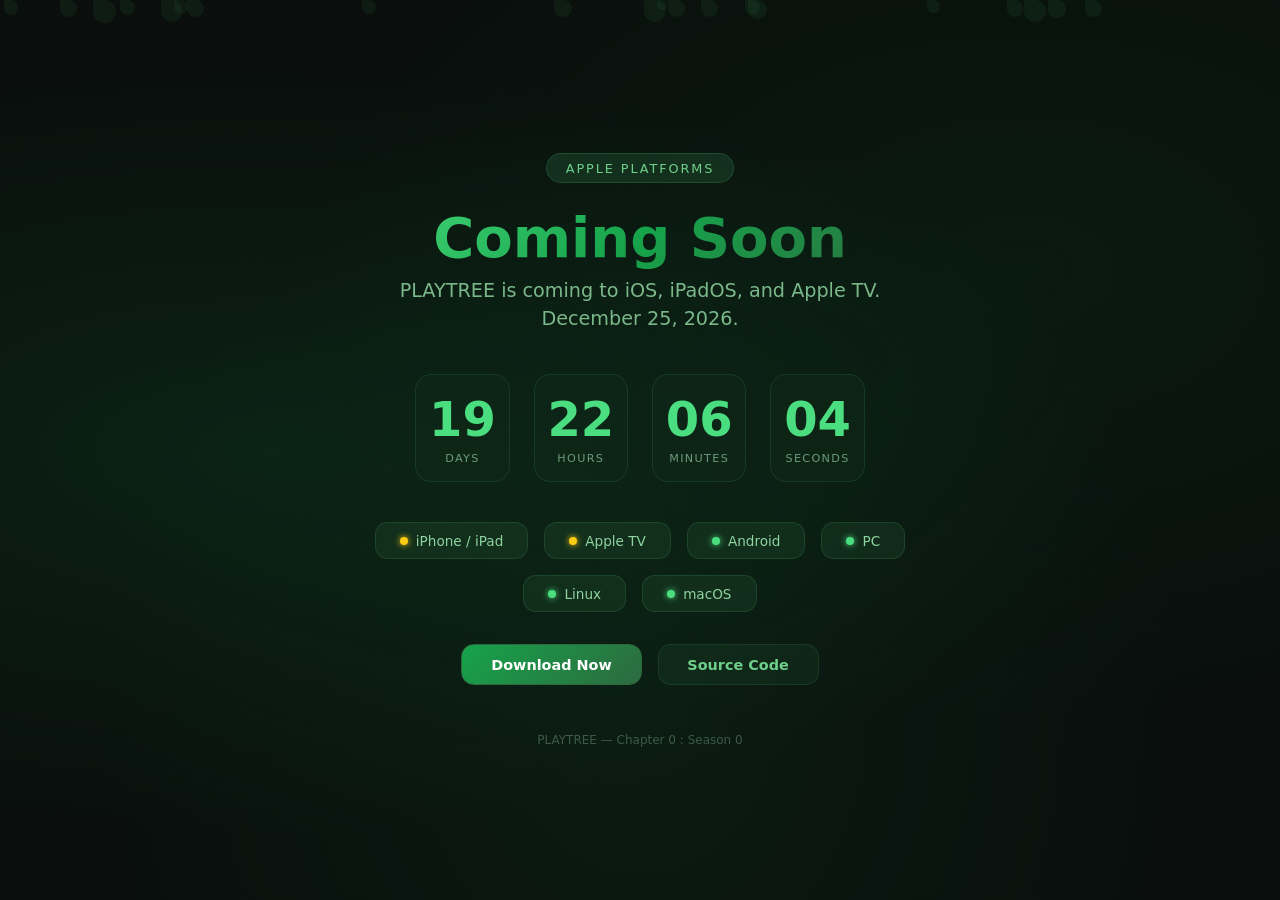
<file: index.html>
<!DOCTYPE html>
<html lang="en">
<head>
<meta charset="UTF-8">
<meta name="viewport" content="width=device-width, initial-scale=1.0">
<title>PLAYTREE — Coming Soon</title>
<style>
  *{margin:0;padding:0;box-sizing:border-box}
  body{
    min-height:100vh;display:flex;align-items:center;justify-content:center;
    background:#0a0f0d;color:#e8f4e8;font-family:'Segoe UI',system-ui,sans-serif;
    overflow:hidden;
  }
  .bg{
    position:fixed;inset:0;z-index:0;
    background:
      radial-gradient(ellipse at 20% 50%,rgba(16,80,40,.3),transparent 60%),
      radial-gradient(ellipse at 80% 30%,rgba(10,60,30,.25),transparent 50%),
      radial-gradient(ellipse at 50% 80%,rgba(20,100,50,.15),transparent 60%);
  }
  .leaves{position:fixed;inset:0;z-index:1;pointer-events:none;overflow:hidden}
  .leaf{
    position:absolute;opacity:.15;
    width:20px;height:20px;background:#2d6a3f;border-radius:0 50% 50% 50%;
    animation:fall linear infinite;
  }
  @keyframes fall{
    0%{transform:translateY(-5vh) rotate(0deg);opacity:.15}
    100%{transform:translateY(105vh) rotate(720deg);opacity:0}
  }
  .container{
    position:relative;z-index:2;text-align:center;padding:2rem;
    max-width:700px;width:100%;
  }
  .badge{
    display:inline-block;padding:.4rem 1.2rem;border-radius:2rem;
    background:rgba(45,106,63,.3);border:1px solid rgba(45,106,63,.5);
    font-size:.8rem;letter-spacing:.15em;text-transform:uppercase;
    color:#6fcf8a;margin-bottom:1.5rem;
  }
  h1{
    font-size:clamp(2rem,6vw,3.5rem);font-weight:800;
    line-height:1.1;margin-bottom:.5rem;
    background:linear-gradient(135deg,#4ade80,#16a34a,#2d6a3f);
    -webkit-background-clip:text;-webkit-text-fill-color:transparent;
    background-clip:text;
  }
  .subtitle{
    font-size:clamp(.9rem,2.5vw,1.2rem);color:#7ab88a;
    margin-bottom:2.5rem;line-height:1.5;
  }
  .countdown{
    display:flex;justify-content:center;gap:clamp(.5rem,3vw,1.5rem);
    margin-bottom:2.5rem;flex-wrap:wrap;
  }
  .unit{
    background:rgba(16,40,24,.6);border:1px solid rgba(45,106,63,.3);
    border-radius:1rem;padding:1rem .8rem;min-width:80px;
    backdrop-filter:blur(10px);
  }
  .unit .num{
    font-size:clamp(2rem,5vw,3rem);font-weight:800;
    color:#4ade80;font-variant-numeric:tabular-nums;
  }
  .unit .label{
    font-size:.7rem;text-transform:uppercase;letter-spacing:.12em;
    color:#6b9b7a;margin-top:.3rem;
  }
  .platforms{
    display:flex;gap:1rem;justify-content:center;flex-wrap:wrap;
    margin-bottom:2rem;
  }
  .platform{
    padding:.6rem 1.5rem;border-radius:.8rem;
    background:rgba(45,106,63,.2);border:1px solid rgba(45,106,63,.4);
    font-size:.85rem;color:#8fd4a0;display:flex;align-items:center;gap:.5rem;
  }
  .platform .dot{
    width:8px;height:8px;border-radius:50%;
  }
  .dot.soon{background:#facc15;box-shadow:0 0 6px #facc15}
  .dot.now{background:#4ade80;box-shadow:0 0 6px #4ade80}
  .links{
    display:flex;gap:1rem;justify-content:center;flex-wrap:wrap;
  }
  .links a{
    padding:.7rem 1.8rem;border-radius:.8rem;font-weight:600;
    text-decoration:none;font-size:.9rem;transition:all .2s;
  }
  .links .primary{
    background:linear-gradient(135deg,#16a34a,#2d6a3f);
    color:#fff;border:1px solid #2d6a3f;
  }
  .links .primary:hover{filter:brightness(1.15);transform:translateY(-1px)}
  .links .secondary{
    background:rgba(45,106,63,.15);color:#6fcf8a;
    border:1px solid rgba(45,106,63,.3);
  }
  .links .secondary:hover{background:rgba(45,106,63,.25)}
  .footer{
    margin-top:3rem;font-size:.75rem;color:#3d5a47;
  }
</style>
</head>
<body>
<div class="bg"></div>
<div class="leaves" id="leaves"></div>

<div class="container">
  <div class="badge">Apple Platforms</div>
  <h1>Coming Soon</h1>
  <p class="subtitle">PLAYTREE is coming to iOS, iPadOS, and Apple TV.<br>December 25, 2026.</p>

  <div class="countdown">
    <div class="unit"><div class="num" id="d">---</div><div class="label">Days</div></div>
    <div class="unit"><div class="num" id="h">--</div><div class="label">Hours</div></div>
    <div class="unit"><div class="num" id="m">--</div><div class="label">Minutes</div></div>
    <div class="unit"><div class="num" id="s">--</div><div class="label">Seconds</div></div>
  </div>

  <div class="platforms">
    <div class="platform"><div class="dot soon"></div>iPhone / iPad</div>
    <div class="platform"><div class="dot soon"></div>Apple TV</div>
    <div class="platform"><div class="dot now"></div>Android</div>
    <div class="platform"><div class="dot now"></div>PC</div>
    <div class="platform"><div class="dot now"></div>Linux</div>
    <div class="platform"><div class="dot now"></div>macOS</div>
  </div>

  <div class="links">
    <a class="primary" href="https://github.com/Rtech-Rqbbox-os/PLAYTREE/releases/latest">Download Now</a>
    <a class="secondary" href="https://github.com/Rtech-Rqbbox-os/PLAYTREE">Source Code</a>
  </div>

  <div class="footer">PLAYTREE — Chapter 0 : Season 0</div>
</div>

<script>
(function(){
  var target = new Date('2026-12-25T00:00:00').getTime();
  var d=document.getElementById('d'),h=document.getElementById('h'),
      m=document.getElementById('m'),s=document.getElementById('s');
  function tick(){
    var now=Date.now(),diff=target-now;
    if(diff<=0){d.textContent='0';h.textContent='0';m.textContent='0';s.textContent='0';return}
    var dd=Math.floor(diff/86400000);
    var hh=Math.floor((diff%86400000)/3600000);
    var mm=Math.floor((diff%3600000)/60000);
    var ss=Math.floor((diff%60000)/1000);
    d.textContent=dd;h.textContent=hh<10?'0'+hh:hh;
    m.textContent=mm<10?'0'+mm:mm;s.textContent=ss<10?'0'+ss:ss;
  }
  tick();setInterval(tick,1000);

  var c=document.getElementById('leaves');
  for(var i=0;i<20;i++){
    var l=document.createElement('div');l.className='leaf';
    l.style.left=Math.random()*100+'%';
    l.style.animationDuration=(8+Math.random()*12)+'s';
    l.style.animationDelay=Math.random()*10+'s';
    l.style.width=l.style.height=(10+Math.random()*15)+'px';
    c.appendChild(l);
  }
})();
</script>
</body>
</html>
</file>
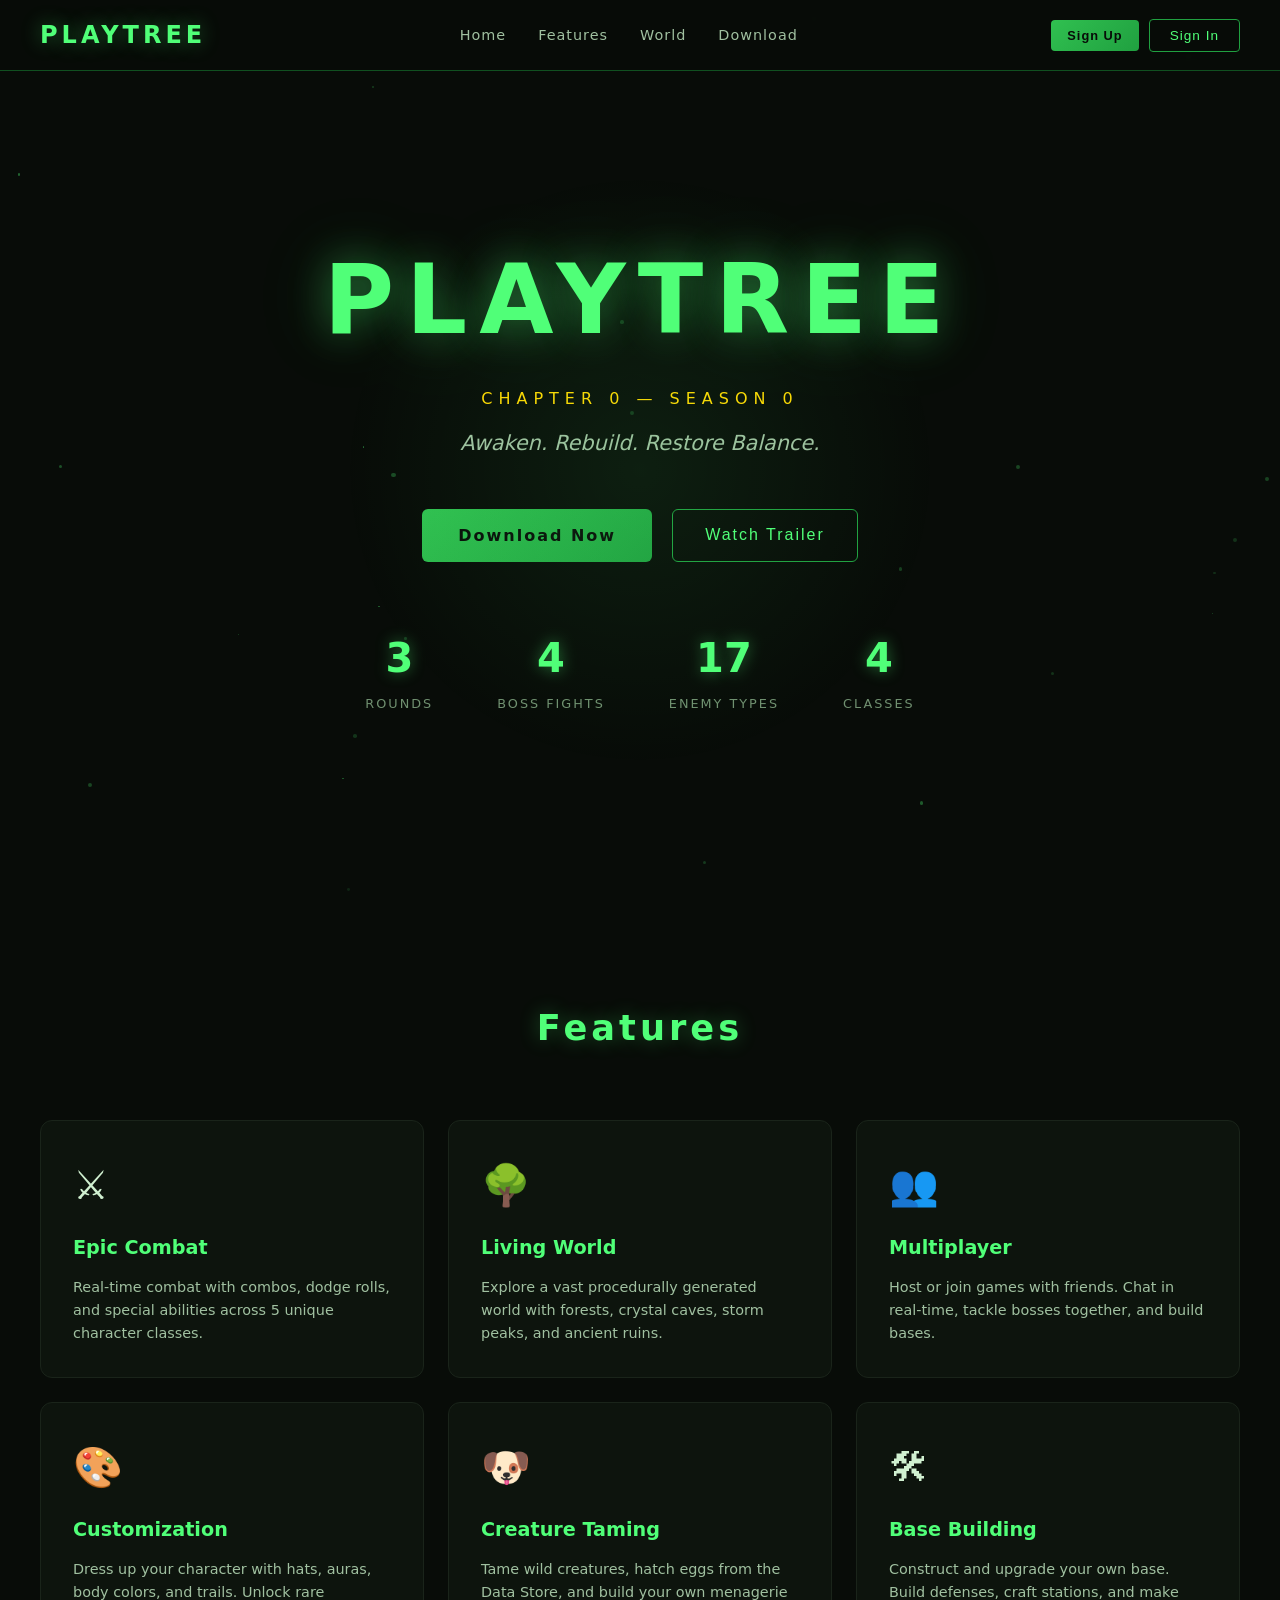
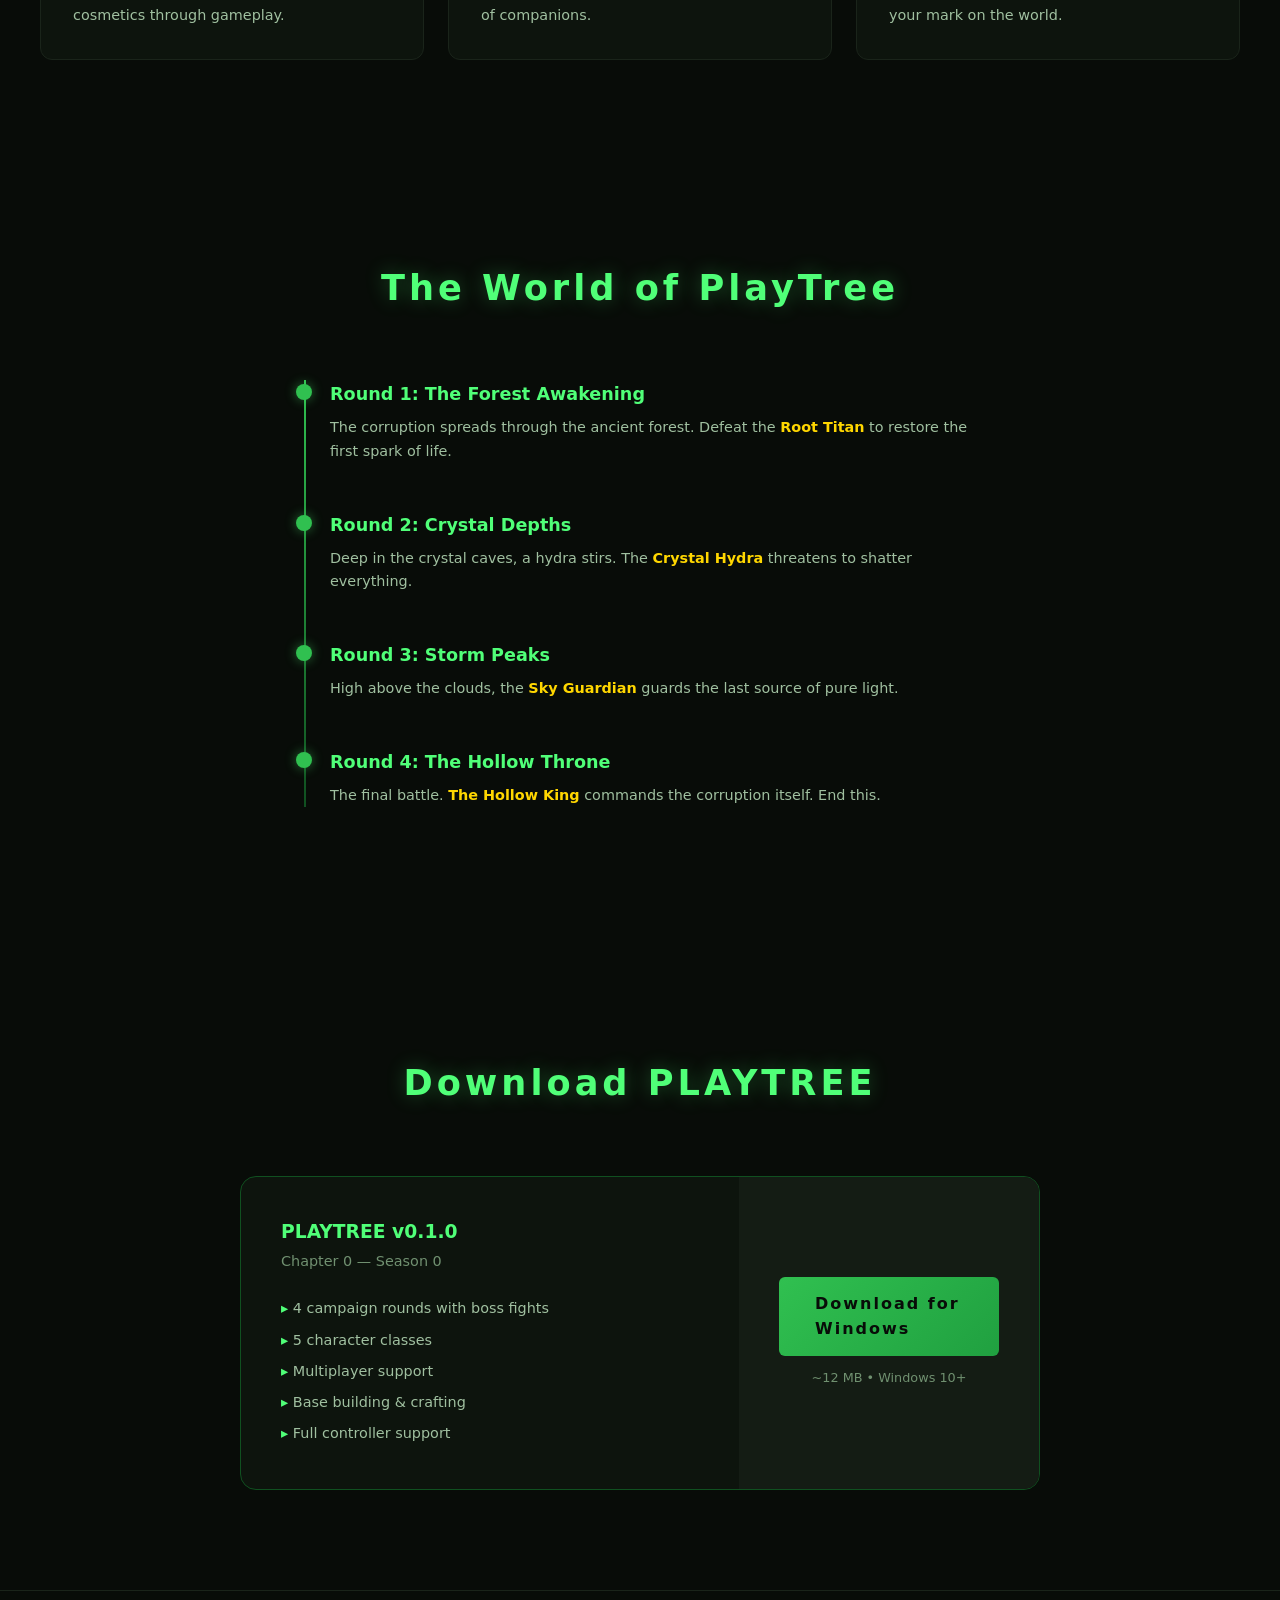
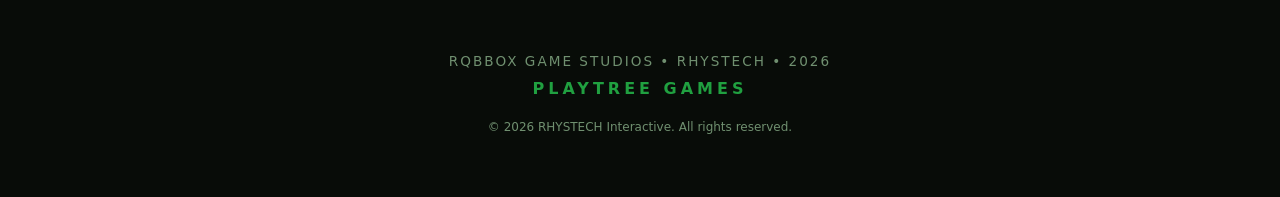
<file: website/index.html>
<!DOCTYPE html>
<html lang="en">
<head>
    <meta charset="UTF-8">
    <meta name="viewport" content="width=device-width, initial-scale=1.0">
    <title>PLAYTREE — Awaken. Rebuild. Restore Balance.</title>
    <meta name="description" content="PLAYTREE is a stylized multiplayer fantasy adventure game. 4 rounds, epic boss fights, 5 classes, base building, creature taming, and deep crafting. Download for free!">
    <meta name="keywords" content="PLAYTREE, playtree game, rhystech, rqbbox, free game, fantasy rpg, multiplayer, boss fights, indie game, free rpg, adventure game, base building game, creature taming, craft game, windows game download, xbox game, cloud gaming, action rpg, pixel art game, 2026 game, playtree chapter 0, season 0">
    <meta name="robots" content="index, follow">
    <meta name="author" content="RHYSTECH">
    <meta name="application-name" content="PLAYTREE">
    <!-- Open Graph -->
    <meta property="og:title" content="PLAYTREE — Awaken. Rebuild. Restore Balance.">
    <meta property="og:description" content="A stylized multiplayer fantasy adventure game with epic boss fights, 5 character classes, base building, creature taming, and deep crafting.">
    <meta property="og:type" content="website">
    <meta property="og:url" content="https://playtree.game">
    <meta property="og:image" content="https://playtree.game/icon.png">
    <meta property="og:site_name" content="PLAYTREE">
    <!-- Twitter Card -->
    <meta name="twitter:card" content="summary_large_image">
    <meta name="twitter:title" content="PLAYTREE — Awaken. Rebuild. Restore Balance.">
    <meta name="twitter:description" content="A stylized multiplayer fantasy adventure game. Free on Windows.">
    <meta name="twitter:image" content="https://playtree.game/icon.png">
    <link rel="canonical" href="https://playtree.game">
    <link rel="manifest" href="manifest.json">
    <link rel="apple-touch-icon" href="icon192.png">
    <meta name="apple-mobile-web-app-capable" content="yes">
    <meta name="apple-mobile-web-app-status-bar-style" content="black-translucent">
    <meta name="apple-mobile-web-app-title" content="PLAYTREE">
    <link rel="stylesheet" href="styles.css">
    <link rel="icon" type="image/x-icon" href="data:image/svg+xml,<svg xmlns='http://www.w3.org/2000/svg' viewBox='0 0 100 100'><circle cx='50' cy='50' r='45' fill='%23102015'/><circle cx='50' cy='35' r='18' fill='%2350ff78'/><circle cx='50' cy='28' r='12' fill='%2330c050'/></svg>">
    <script type="application/ld+json">
    {
      "@context": "https://schema.org",
      "@type": "VideoGame",
      "name": "PLAYTREE",
      "description": "Awaken. Rebuild. Restore Balance. A stylized multiplayer fantasy adventure game with epic boss fights, 5 character classes, base building, creature taming, and a deep crafting system.",
      "url": "https://playtree.game",
      "image": "https://playtree.game/icon.png",
      "genre": ["Action", "Adventure", "RPG", "Fantasy", "Multiplayer"],
      "gamePlatform": ["Windows", "Xbox One", "Xbox Series X/S"],
      "applicationCategory": "Game",
      "operatingSystem": "Windows 10/11",
      "author": {
        "@type": "Organization",
        "name": "RHYSTECH",
        "url": "https://rhystech.com"
      },
      "publisher": {
        "@type": "Organization",
        "name": "RQBBOX GAME STUDIOS"
      },
      "offers": {
        "@type": "Offer",
        "price": "0",
        "priceCurrency": "USD",
        "availability": "https://schema.org/InStock"
      },
      "datePublished": "2026-01-01",
      "keywords": "playtree, rhystech, rqbbox, playtree game, fantasy adventure, multiplayer rpg, boss fights, base building",
      "gameEdition": "Chapter 0 — Season 0",
      "numberOfPlayers": {
        "@type": "QuantitativeValue",
        "minValue": 1,
        "maxValue": 8
      }
    }
    </script>
</head>
<body>
    <div id="particles-bg"></div>

    <nav id="navbar">
        <div class="nav-left">
            <span class="logo">PLAYTREE</span>
        </div>
        <div class="nav-center">
            <a href="#hero" class="nav-link" data-sfx="click">Home</a>
            <a href="#features" class="nav-link" data-sfx="click">Features</a>
            <a href="#world" class="nav-link" data-sfx="click">World</a>
            <a href="#download" class="nav-link" data-sfx="click">Download</a>
        </div>
        <div class="nav-right">
            <button id="signup-btn" class="btn-primary btn-small" data-sfx="click">Sign Up</button>
            <button id="auth-btn" class="btn-outline" data-sfx="click">Sign In</button>
        </div>
    </nav>

    <section id="hero">
        <div class="hero-glow"></div>
        <h1 class="hero-title">PLAYTREE</h1>
        <p class="hero-subtitle">CHAPTER 0 — SEASON 0</p>
        <p class="hero-tagline">Awaken. Rebuild. Restore Balance.</p>
        <div class="hero-buttons">
            <a href="#download" class="btn-primary" data-sfx="collect">Download Now</a>
            <button id="trailer-btn" class="btn-outline-lg" data-sfx="magic">Watch Trailer</button>
        </div>
        <div class="hero-stats">
            <div class="stat"><span class="stat-num" data-count="4">0</span><span class="stat-label">Rounds</span></div>
            <div class="stat"><span class="stat-num" data-count="5">0</span><span class="stat-label">Boss Fights</span></div>
            <div class="stat"><span class="stat-num" data-count="18">0</span><span class="stat-label">Enemy Types</span></div>
            <div class="stat"><span class="stat-num" data-count="5">0</span><span class="stat-label">Classes</span></div>
        </div>
    </section>

    <section id="features">
        <h2 class="section-title">Features</h2>
        <div class="features-grid">
            <div class="feature-card" data-sfx="hover">
                <div class="feature-icon">&#9876;</div>
                <h3>Epic Combat</h3>
                <p>Real-time combat with combos, dodge rolls, and special abilities across 5 unique character classes.</p>
            </div>
            <div class="feature-card" data-sfx="hover">
                <div class="feature-icon">&#127795;</div>
                <h3>Living World</h3>
                <p>Explore a vast procedurally generated world with forests, crystal caves, storm peaks, and ancient ruins.</p>
            </div>
            <div class="feature-card" data-sfx="hover">
                <div class="feature-icon">&#128101;</div>
                <h3>Multiplayer</h3>
                <p>Host or join games with friends. Chat in real-time, tackle bosses together, and build bases.</p>
            </div>
            <div class="feature-card" data-sfx="hover">
                <div class="feature-icon">&#127912;</div>
                <h3>Customization</h3>
                <p>Dress up your character with hats, auras, body colors, and trails. Unlock rare cosmetics through gameplay.</p>
            </div>
            <div class="feature-card" data-sfx="hover">
                <div class="feature-icon">&#128054;</div>
                <h3>Creature Taming</h3>
                <p>Tame wild creatures, hatch eggs from the Data Store, and build your own menagerie of companions.</p>
            </div>
            <div class="feature-card" data-sfx="hover">
                <div class="feature-icon">&#128736;</div>
                <h3>Base Building</h3>
                <p>Construct and upgrade your own base. Build defenses, craft stations, and make your mark on the world.</p>
            </div>
        </div>
    </section>

    <section id="world">
        <h2 class="section-title">The World of PlayTree</h2>
        <div class="world-timeline">
            <div class="timeline-item">
                <div class="timeline-dot"></div>
                <div class="timeline-content">
                    <h3>Round 1: The Forest Awakening</h3>
                    <p>The corruption spreads through the ancient forest. Defeat the <strong>Root Titan</strong> to restore the first spark of life.</p>
                </div>
            </div>
            <div class="timeline-item">
                <div class="timeline-dot"></div>
                <div class="timeline-content">
                    <h3>Round 2: Crystal Depths</h3>
                    <p>Deep in the crystal caves, a hydra stirs. The <strong>Crystal Hydra</strong> threatens to shatter everything.</p>
                </div>
            </div>
            <div class="timeline-item">
                <div class="timeline-dot"></div>
                <div class="timeline-content">
                    <h3>Round 3: Storm Peaks</h3>
                    <p>High above the clouds, the <strong>Sky Guardian</strong> guards the last source of pure light.</p>
                </div>
            </div>
            <div class="timeline-item">
                <div class="timeline-dot"></div>
                <div class="timeline-content">
                    <h3>Round 4: The Hollow Throne</h3>
                    <p>The final battle. <strong>The Hollow King</strong> commands the corruption itself. End this.</p>
                </div>
            </div>
        </div>
    </section>

    <section id="download">
        <h2 class="section-title">Download PLAYTREE</h2>
        <div class="download-card">
            <div class="download-info">
                <h3>PLAYTREE v0.1.0</h3>
                <p>Chapter 0 — Season 0</p>
                <ul>
                    <li>4 campaign rounds with boss fights</li>
                    <li>5 character classes</li>
                    <li>Multiplayer support</li>
                    <li>Base building & crafting</li>
                    <li>Full controller support</li>
                </ul>
            </div>
            <div class="download-action">
                <a href="#" class="btn-primary btn-lg" data-sfx="collect">Download for Windows</a>
                <p class="download-size">~12 MB &bull; Windows 10+</p>
            </div>
        </div>
    </section>

    <footer>
        <div class="footer-credits">
            <p class="footer-studio">RQBBOX GAME STUDIOS &bull; RHYSTECH &bull; 2026</p>
            <p class="footer-game">PLAYTREE GAMES</p>
        </div>
        <p class="footer-copy">&copy; 2026 RHYSTECH Interactive. All rights reserved.</p>
    </footer>

    <!-- Auth Modal -->
    <div id="auth-modal" class="modal hidden">
        <div class="modal-overlay" data-sfx="click"></div>
        <div class="modal-content">
            <button class="modal-close" data-sfx="click">&times;</button>

            <div id="auth-login" class="auth-panel">
                <h2>RHYSTECH Account</h2>
                <p class="auth-subtitle">Sign in to sync your progress</p>
                <form id="login-form">
                    <div class="form-group">
                        <label>Email</label>
                        <input type="email" id="login-email" placeholder="you@rhystech.com" required>
                    </div>
                    <div class="form-group">
                        <label>Password</label>
                        <input type="password" id="login-password" placeholder="Password" required>
                    </div>
                    <button type="submit" class="btn-primary btn-full" data-sfx="confirm">Sign In</button>
                </form>
                <p class="auth-switch">Don't have an account? <a href="#" id="show-register" data-sfx="click">Create one</a></p>
            </div>

            <div id="auth-register" class="auth-panel hidden">
                <h2>Create RHYSTECH Account</h2>
                <p class="auth-subtitle">Join the PlayTree community</p>
                <form id="register-form">
                    <div class="form-group">
                        <label>Display Name</label>
                        <input type="text" id="reg-name" placeholder="Your name" required>
                    </div>
                    <div class="form-group">
                        <label>Email</label>
                        <input type="email" id="reg-email" placeholder="you@rhystech.com" required>
                    </div>
                    <div class="form-group">
                        <label>Password</label>
                        <input type="password" id="reg-password" placeholder="Min 6 characters" required minlength="6">
                    </div>
                    <div class="form-group">
                        <label>Confirm Password</label>
                        <input type="password" id="reg-confirm" placeholder="Confirm password" required>
                    </div>
                    <button type="submit" class="btn-primary btn-full" data-sfx="confirm">Create Account</button>
                </form>
                <p class="auth-switch">Already have an account? <a href="#" id="show-login" data-sfx="click">Sign in</a></p>
            </div>

            <div id="auth-profile" class="auth-panel hidden">
                <h2>RHYSTECH Account</h2>
                <div class="profile-card">
                    <div class="profile-avatar" id="profile-avatar">P</div>
                    <h3 id="profile-name">Player</h3>
                    <p id="profile-email">player@rhystech.com</p>
                    <p class="profile-member">Member since <span id="profile-since">2026</span></p>
                </div>
                <div class="profile-stats">
                    <div class="pstat"><span class="pstat-val" id="profile-hours">0</span><span>Hours Played</span></div>
                    <div class="pstat"><span class="pstat-val" id="profile-rounds">0</span><span>Rounds Cleared</span></div>
                    <div class="pstat"><span class="pstat-val" id="profile-bosses">0</span><span>Bosses Defeated</span></div>
                </div>
                <button id="logout-btn" class="btn-outline btn-full" data-sfx="click">Sign Out</button>
            </div>

            <div id="auth-message" class="auth-msg hidden"></div>
        </div>
    </div>

    <div id="trailer-modal" class="modal hidden">
        <div class="modal-overlay" data-sfx="click"></div>
        <div class="modal-content trailer-content">
            <button class="modal-close" data-sfx="click">&times;</button>
            <iframe id="trailer-iframe" src="trailer.html" style="width:100%;height:100%;border:none;border-radius:8px" allowfullscreen></iframe>
        </div>
    </div>

    <script src="script.js"></script>
    <script>
    if ('serviceWorker' in navigator) {
      navigator.serviceWorker.register('sw.js');
    }
    </script>
</body>
</html>
</file>
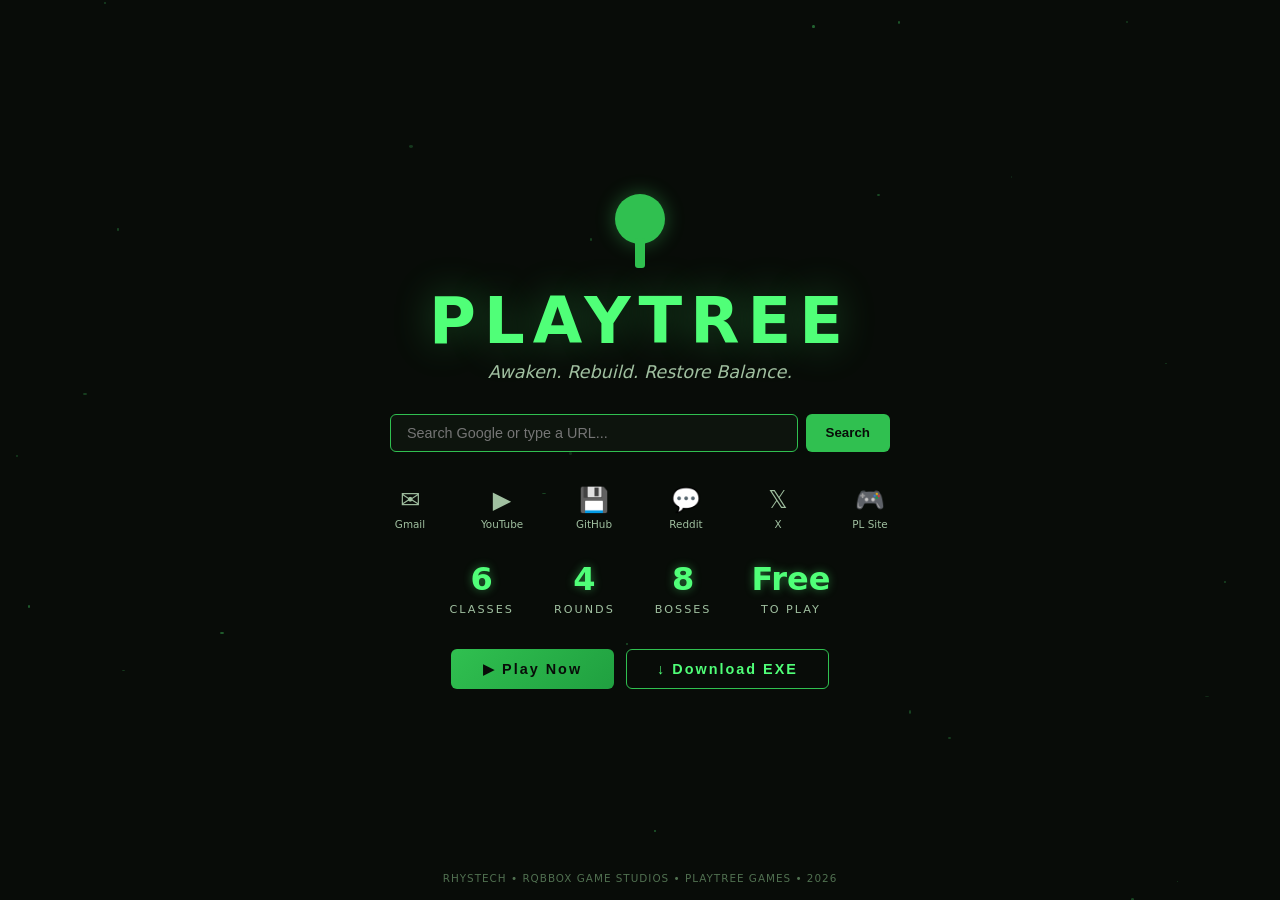
<file: chrome_ext/newtab.html>
<!DOCTYPE html>
<html lang="en">
<head>
<meta charset="UTF-8">
<meta name="viewport" content="width=device-width, initial-scale=1.0">
<title>New Tab</title>
<style>
*{margin:0;padding:0;box-sizing:border-box}
:root{--bg:#080c08;--bg2:#0d140d;--bg3:#105020;--green:#50ff78;--green2:#30c050;--gold:#ffd700;--txt:#d0f0d0;--txt2:#a0c0a0}
body{background:var(--bg);color:var(--txt);font-family:'Segoe UI',system-ui,sans-serif;height:100vh;display:flex;flex-direction:column;align-items:center;justify-content:center;overflow:hidden}
#particles{position:fixed;inset:0;pointer-events:none;z-index:0}
.content{position:relative;z-index:1;text-align:center;max-width:600px;padding:20px}
.logo{font-size:4rem;font-weight:900;letter-spacing:8px;color:var(--green);text-shadow:0 0 40px rgba(80,255,120,.3);margin-bottom:4px}
.subtitle{font-size:.9rem;color:var(--gold);letter-spacing:4px;margin-bottom:20px}
.tagline{font-size:1.1rem;color:var(--txt2);margin-bottom:32px;font-style:italic}
.stats{display:flex;gap:40px;justify-content:center;margin-bottom:32px}
.stat{text-align:center}
.stat-num{display:block;font-size:2rem;font-weight:900;color:var(--green);text-shadow:0 0 10px rgba(80,255,120,.4)}
.stat-lbl{font-size:.7rem;color:var(--txt2);text-transform:uppercase;letter-spacing:2px}
.btns{display:flex;gap:12px;justify-content:center;margin-bottom:24px}
.btn{display:inline-block;padding:12px 32px;border-radius:6px;text-decoration:none;font-weight:700;font-size:.9rem;letter-spacing:2px;cursor:pointer;transition:all .3s;border:none}
.btn-play{background:linear-gradient(135deg,var(--green2),#20a040);color:var(--bg)}
.btn-play:hover{transform:translateY(-2px);box-shadow:0 8px 25px rgba(80,255,120,.3)}
.btn-outline{padding:11px 30px;background:transparent;color:var(--green);border:1px solid var(--green2)}
.btn-outline:hover{background:var(--bg3);box-shadow:0 0 15px rgba(80,255,120,.2)}
.search-bar{display:flex;gap:8px;max-width:500px;margin:0 auto 24px}
.search-bar input{flex:1;padding:10px 16px;background:var(--bg2);border:1px solid var(--bg3);border-radius:6px;color:var(--txt);font-size:.9rem;outline:none}
.search-bar input:focus{border-color:var(--green2)}
.search-bar button{padding:10px 20px;background:var(--green2);border:none;border-radius:6px;color:var(--bg);cursor:pointer;font-weight:700}
.quick-links{display:flex;gap:16px;margin-bottom:24px}
.ql{color:var(--txt2);text-decoration:none;font-size:.8rem;padding:8px 16px;border-radius:6px;background:var(--bg2);border:1px solid var(--bg3);transition:all .2s}
.ql:hover{color:var(--green);border-color:var(--green2);transform:translateY(-1px)}
.footer{position:fixed;bottom:16px;font-size:.65rem;color:#507050;letter-spacing:1px;z-index:1}
.tree{width:60px;height:80px;margin:0 auto 16px;position:relative}
.tree-trunk{position:absolute;bottom:0;left:50%;transform:translateX(-50%);width:10px;height:30px;background:var(--green2);border-radius:3px}
.tree-leaves{position:absolute;bottom:24px;left:50%;transform:translateX(-50%);width:50px;height:50px;background:var(--green2);border-radius:50%;box-shadow:0 0 20px rgba(80,255,120,.3);animation:pulse 3s ease-in-out infinite}
@keyframes pulse{0%,100%{transform:translateX(-50%) scale(1);opacity:.8}50%{transform:translateX(-50%) scale(1.1);opacity:1}}
.favs{display:flex;gap:12px;flex-wrap:wrap;justify-content:center;margin-bottom:20px}
.fav{width:80px;padding:10px;text-align:center;text-decoration:none;color:var(--txt2);font-size:.65rem;border-radius:8px;transition:all .2s}
.fav:hover{background:var(--bg2);color:var(--txt)}
.fav-icon{font-size:1.5rem;display:block;margin-bottom:4px}
</style>
</head>
<body>
<div id="particles"></div>
<div class="content">
    <div class="tree"><div class="tree-leaves"></div><div class="tree-trunk"></div></div>
    <div class="logo">PLAYTREE</div>
    <div class="tagline">Awaken. Rebuild. Restore Balance.</div>

    <div class="search-bar">
        <input type="text" id="searchInput" placeholder="Search Google or type a URL..." autofocus>
        <button id="searchBtn">Search</button>
    </div>

    <div class="favs">
        <a href="#" class="fav" id="favGmail"><span class="fav-icon">&#9993;</span>Gmail</a>
        <a href="#" class="fav" id="favYoutube"><span class="fav-icon">&#9654;</span>YouTube</a>
        <a href="#" class="fav" id="favGithub"><span class="fav-icon">&#128190;</span>GitHub</a>
        <a href="#" class="fav" id="favReddit"><span class="fav-icon">&#128172;</span>Reddit</a>
        <a href="#" class="fav" id="favTwitter"><span class="fav-icon">&#120143;</span>X</a>
        <a href="#" class="fav" id="favStore"><span class="fav-icon">&#127918;</span>PL Site</a>
    </div>

    <div class="stats">
        <div class="stat"><span class="stat-num">6</span><span class="stat-lbl">Classes</span></div>
        <div class="stat"><span class="stat-num">4</span><span class="stat-lbl">Rounds</span></div>
        <div class="stat"><span class="stat-num">8</span><span class="stat-lbl">Bosses</span></div>
        <div class="stat"><span class="stat-num">Free</span><span class="stat-lbl">To Play</span></div>
    </div>

    <div class="btns">
        <button class="btn btn-play" id="playBtn">&#9654; Play Now</button>
        <button class="btn btn-outline" id="downloadBtn">&#8595; Download EXE</button>
    </div>
</div>
<div class="footer">RHYSTECH &bull; RQBBOX GAME STUDIOS &bull; PLAYTREE GAMES &bull; 2026</div>

<script>
// Particles
const c=document.getElementById('particles');
for(let i=0;i<25;i++){
    const p=document.createElement('div');
    p.style.cssText=`position:absolute;width:${Math.random()*3+1}px;height:${Math.random()*3+1}px;background:rgba(80,255,120,${Math.random()*.3+.1});border-radius:50%;left:${Math.random()*100}%;top:${Math.random()*100}%;animation:float ${Math.random()*12+10}s linear infinite;animation-delay:-${Math.random()*10}s`;
    c.appendChild(p);
}
const s=document.createElement('style');
s.textContent='@keyframes float{0%{transform:translateY(100vh)scale(0);opacity:0}10%{opacity:1}90%{opacity:1}100%{transform:translateY(-10vh)scale(1);opacity:0}}';
document.head.appendChild(s);

// Search
const si=document.getElementById('searchInput');
document.getElementById('searchBtn').onclick=()=>{if(si.value)window.location='https://www.google.com/search?q='+encodeURIComponent(si.value)};
si.onkeydown=e=>{if(e.key==='Enter'&&si.value)window.location='https://www.google.com/search?q='+encodeURIComponent(si.value)};
si.focus();

// Buttons
document.getElementById('playBtn').onclick=()=>window.open('https://playtree.game');
document.getElementById('downloadBtn').onclick=()=>window.open('https://playtree.game/#download');

// Favorites
const favs={
    favGmail:'https://mail.google.com',favYoutube:'https://youtube.com',favGithub:'https://github.com',
    favReddit:'https://reddit.com',favTwitter:'https://x.com',favStore:'https://playtree.game'
};
for(const[id,url]of Object.entries(favs))document.getElementById(id).onclick=e=>{e.preventDefault();window.location=url};
</script>
</body>
</html>
</file>
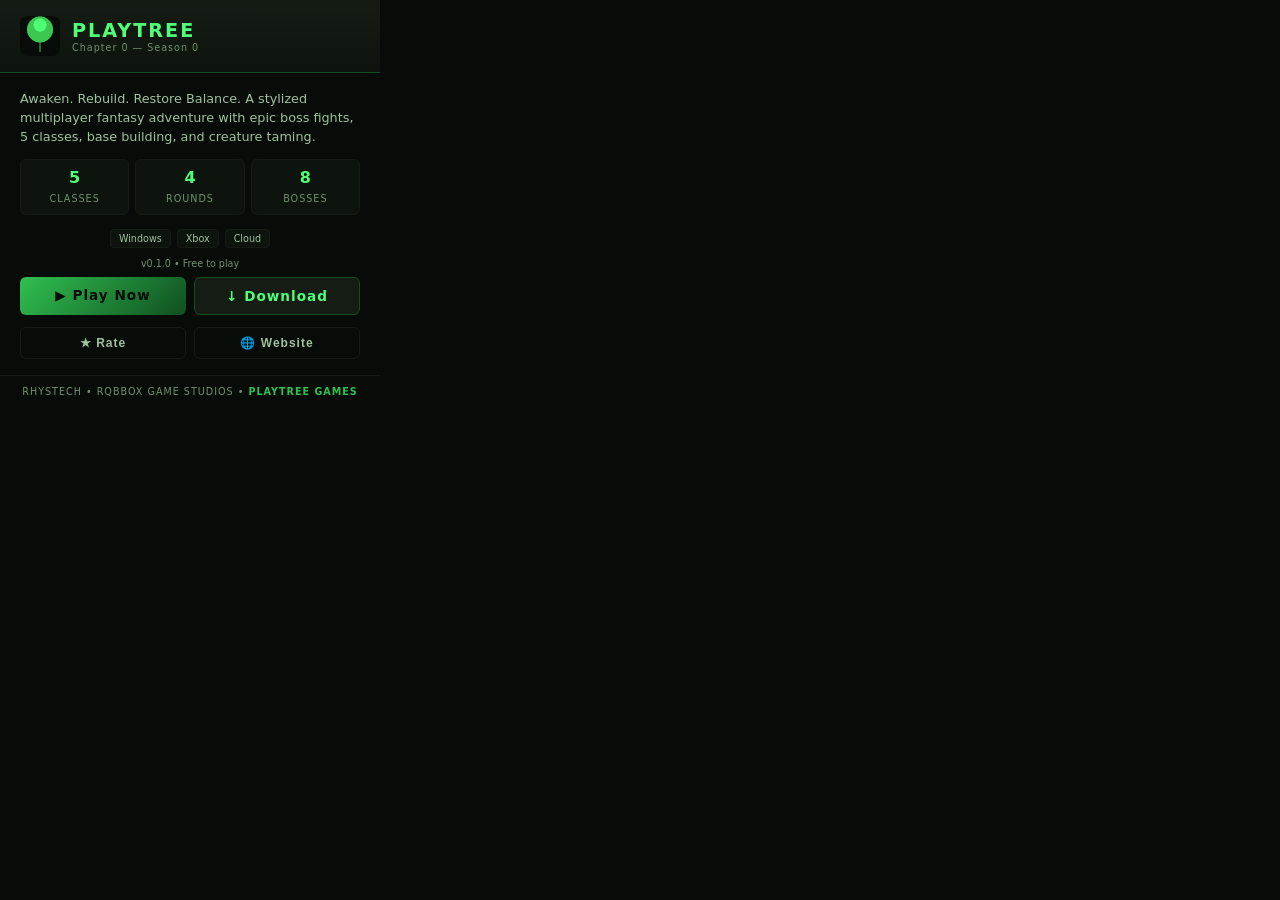
<file: chrome_ext/popup.html>
<!DOCTYPE html>
<html lang="en">
<head>
    <meta charset="UTF-8">
    <style>
        *{margin:0;padding:0;box-sizing:border-box}
        :root{--bg:#080c08;--bg2:#0d140d;--bg3:#141c14;--green:#50ff78;--green2:#30c050;--green3:#105020;--gold:#ffd700;--txt:#d0f0d0;--txt2:#a0c0a0;--txt3:#709070}
        body{width:380px;background:var(--bg);color:var(--txt);font-family:'Segoe UI',system-ui,sans-serif;overflow:hidden}
        .header{background:linear-gradient(180deg,var(--bg3),var(--bg2));padding:16px 20px;border-bottom:1px solid var(--green3);display:flex;align-items:center;gap:12px}
        .header img{width:40px;height:40px;border-radius:8px}
        .header h1{font-size:1.2rem;color:var(--green);letter-spacing:2px}
        .header span{font-size:.6rem;color:var(--txt3);letter-spacing:1px;display:block}
        .content{padding:16px 20px}
        .desc{font-size:.8rem;color:var(--txt2);margin-bottom:12px;line-height:1.5}
        .stats{display:grid;grid-template-columns:1fr 1fr 1fr;gap:6px;margin-bottom:14px}
        .stat{background:var(--bg2);border:1px solid var(--bg3);border-radius:6px;padding:8px;text-align:center}
        .stat-num{font-size:1rem;font-weight:700;color:var(--green);display:block}
        .stat-lbl{font-size:.6rem;color:var(--txt3);text-transform:uppercase;letter-spacing:1px}
        .btn-container{display:grid;grid-template-columns:1fr 1fr;gap:8px;margin-bottom:12px}
        .btn{display:block;text-align:center;padding:10px 0;border-radius:6px;text-decoration:none;font-weight:700;font-size:.85rem;letter-spacing:1px;transition:all .2s;cursor:pointer}
        .btn-play{background:linear-gradient(135deg,var(--green2),var(--green3));color:var(--bg)}
        .btn-play:hover{transform:translateY(-1px);box-shadow:0 4px 12px rgba(80,255,120,.3)}
        .btn-download{background:var(--bg3);color:var(--green);border:1px solid var(--green3)}
        .btn-download:hover{background:var(--green3)}
        .btn-outline{background:transparent;color:var(--txt2);border:1px solid var(--bg3);font-size:.75rem;padding:8px 0}
        .btn-outline:hover{border-color:var(--green3);color:var(--green)}
        .footer{padding:10px 20px;border-top:1px solid var(--bg3);font-size:.6rem;color:var(--txt3);text-align:center;letter-spacing:1px}
        .footer b{color:var(--green2)}
        .platforms{display:flex;gap:6px;justify-content:center;margin:10px 0}
        .platform-tag{padding:3px 8px;background:var(--bg2);border:1px solid var(--bg3);border-radius:4px;font-size:.6rem;color:var(--txt2)}
        .version{text-align:center;font-size:.6rem;color:var(--txt3);margin-bottom:8px}
    </style>
</head>
<body>
    <div class="header">
        <img src="icon128.png" alt="PLAYTREE">
        <div>
            <h1>PLAYTREE</h1>
            <span>Chapter 0 — Season 0</span>
        </div>
    </div>
    <div class="content">
        <p class="desc">Awaken. Rebuild. Restore Balance. A stylized multiplayer fantasy adventure with epic boss fights, 5 classes, base building, and creature taming.</p>
        <div class="stats">
            <div class="stat"><span class="stat-num">5</span><span class="stat-lbl">Classes</span></div>
            <div class="stat"><span class="stat-num">4</span><span class="stat-lbl">Rounds</span></div>
            <div class="stat"><span class="stat-num">8</span><span class="stat-lbl">Bosses</span></div>
        </div>
        <div class="platforms">
            <span class="platform-tag">Windows</span>
            <span class="platform-tag">Xbox</span>
            <span class="platform-tag">Cloud</span>
        </div>
        <p class="version">v0.1.0 &bull; Free to play</p>
        <div class="btn-container">
            <a href="https://playtree.game" class="btn btn-play" target="_blank" id="playBtn">&#9654; Play Now</a>
            <a href="https://playtree.game/download" class="btn btn-download" target="_blank" id="downloadBtn">&#8595; Download</a>
        </div>
        <div style="display:grid;grid-template-columns:1fr 1fr;gap:8px">
            <button class="btn btn-outline" id="rateBtn">&#9733; Rate</button>
            <button class="btn btn-outline" id="siteBtn">&#127760; Website</button>
        </div>
    </div>
    <div class="footer">RHYSTECH &bull; RQBBOX GAME STUDIOS &bull; <b>PLAYTREE GAMES</b></div>
    <script src="popup.js"></script>
</body>
</html>
</file>
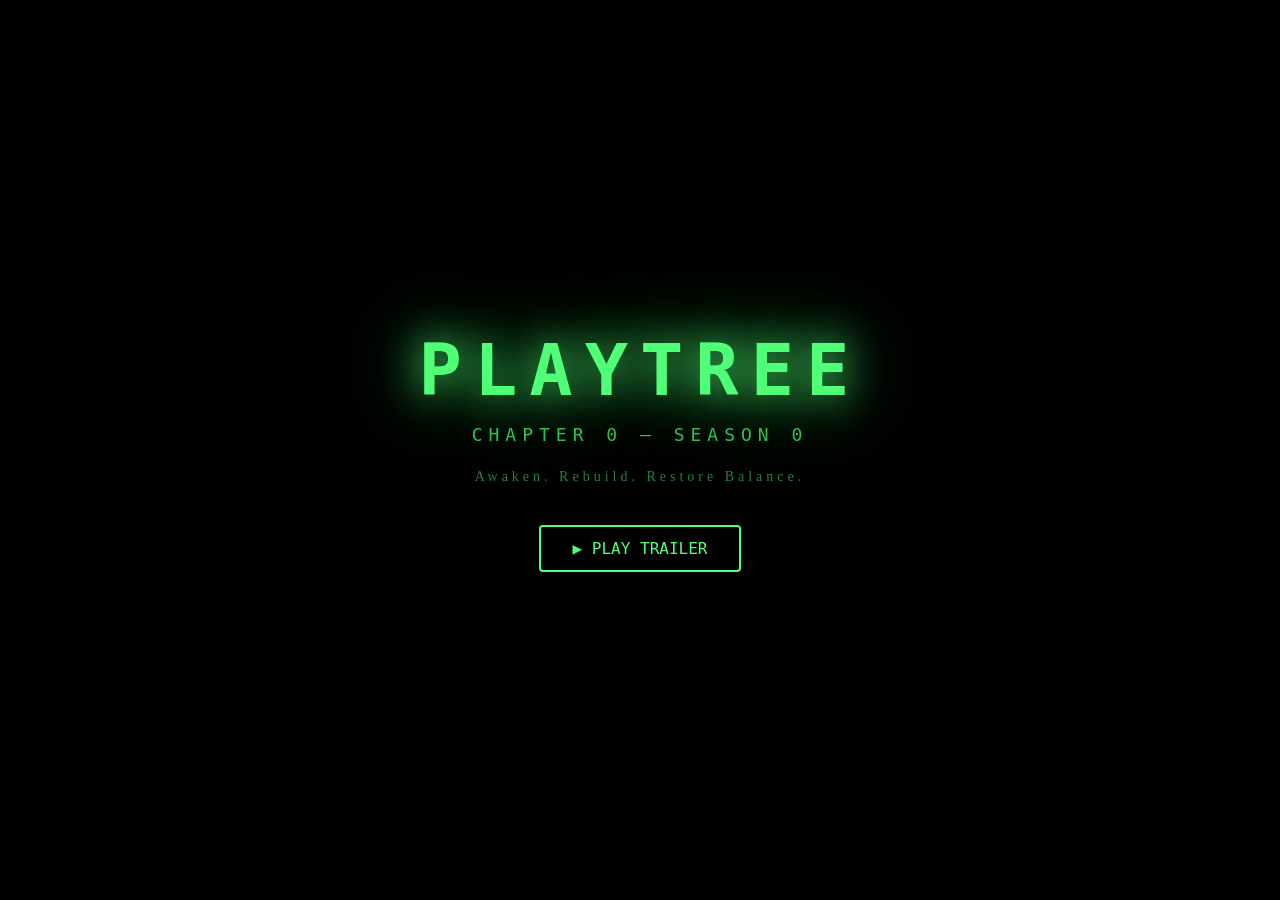
<file: website/trailer.html>
<!DOCTYPE html>
<html lang="en">
<head>
<meta charset="UTF-8">
<meta name="viewport" content="width=device-width, initial-scale=1.0">
<title>PLAYTREE — Official Trailer</title>
<style>
*{margin:0;padding:0;box-sizing:border-box}
body{background:#000;overflow:hidden;display:flex;align-items:center;justify-content:center;height:100vh}
canvas{display:block;max-width:100vw;max-height:100vh}
#controls{position:fixed;bottom:20px;left:50%;transform:translateX(-50%);display:flex;gap:12px;z-index:10}
button{background:rgba(80,255,120,0.15);border:1px solid #50ff78;color:#50ff78;padding:8px 20px;border-radius:4px;cursor:pointer;font-family:monospace;font-size:14px;transition:0.2s}
button:hover{background:rgba(80,255,120,0.3)}
#title-card{position:fixed;top:0;left:0;width:100%;height:100%;display:flex;flex-direction:column;align-items:center;justify-content:center;background:#000;z-index:20;transition:opacity 1s}
#title-card h1{font-family:monospace;color:#50ff78;font-size:72px;letter-spacing:12px;text-shadow:0 0 40px #50ff78,0 0 80px #30c050}
#title-card p{font-family:monospace;color:#30c050;font-size:18px;margin-top:12px;letter-spacing:6px}
#title-card .tagline{color:#2a8040;margin-top:24px;font-size:14px;letter-spacing:4px}
#title-card .start-btn{margin-top:40px;padding:12px 32px;background:transparent;border:2px solid #50ff78;color:#50ff78;font-family:monospace;font-size:16px;cursor:pointer;border-radius:4px;transition:0.3s}
#title-card .start-btn:hover{background:#50ff78;color:#000}
</style>
</head>
<body>

<div id="title-card">
  <h1>PLAYTREE</h1>
  <p>CHAPTER 0 — SEASON 0</p>
  <div class="tagline">Awaken. Rebuild. Restore Balance.</div>
  <button class="start-btn" id="play-btn">▶ PLAY TRAILER</button>
</div>

<canvas id="c"></canvas>

<div id="controls" style="display:none">
  <button id="restart-btn">↻ Restart</button>
  <button id="pause-btn">⏸ Pause</button>
</div>

<script>
const canvas = document.getElementById('c');
const ctx = canvas.getContext('2d');
const W = 1280, H = 720;
canvas.width = W; canvas.height = H;

let paused = false;
let time = 0;
let particles = [];
let started = false;
let currentScene = 0;

const scenes = [
  { name:'forest', start:0, end:4, bg:'#0a1f0a', text:'THE FOREST AWAKENING', sub:'The corruption spreads...' },
  { name:'combat', start:4, end:7.5, bg:'#1a0a1f', text:'EPIC COMBAT', sub:'5 Unique Classes' },
  { name:'crystal', start:7.5, end:11, bg:'#0a1a2f', text:'CRYSTAL DEPTHS', sub:'A hydra stirs in the deep' },
  { name:'boss1', start:11, end:14.5, bg:'#2f0a0a', text:'BOSS FIGHTS', sub:'Root Titan • Crystal Hydra' },
  { name:'storm', start:14.5, end:18, bg:'#0a1a2f', text:'STORM PEAKS', sub:'The Sky Guardian awaits' },
  { name:'multi', start:18, end:21, bg:'#1a1a0a', text:'MULTIPLAYER', sub:'Up to 8 players online' },
  { name:'base', start:21, end:24, bg:'#0a1f15', text:'BASE BUILDING', sub:'Construct your stronghold' },
  { name:'creatures', start:24, end:27, bg:'#1a0f1f', text:'CREATURE TAMING', sub:'Hatch eggs • Evolve companions' },
  { name:'hollow', start:27, end:30, bg:'#0f0a1a', text:'THE HOLLOW THRONE', sub:'End the corruption' },
  { name:'finale', start:30, end:35, bg:'#000', text:'PLAYTREE', sub:'Awaken. Rebuild. Restore Balance.' },
];

class Particle {
  constructor(x,y,vx,vy,color,size,life){
    this.x=x;this.y=y;this.vx=vx;this.vy=vy;
    this.color=color;this.size=size;
    this.life=life;this.maxLife=life;
  }
  update(dt){
    this.x+=this.vx*dt; this.y+=this.vy*dt;
    this.life-=dt;
    this.vy+=20*dt;
  }
  draw(ctx){
    let a=this.life/this.maxLife;
    ctx.globalAlpha=a;
    ctx.fillStyle=this.color;
    ctx.beginPath();
    ctx.arc(this.x,this.y,this.size*a,0,Math.PI*2);
    ctx.fill();
    ctx.globalAlpha=1;
  }
}

function spawnBurst(x,y,color,count=30){
  for(let i=0;i<count;i++){
    let ang=Math.random()*Math.PI*2;
    let spd=40+Math.random()*120;
    particles.push(new Particle(x,y,Math.cos(ang)*spd,Math.sin(ang)*spd-30,color,2+Math.random()*4,1+Math.random()*2));
  }
}

function drawTree(ctx,x,y,scale,t){
  ctx.save();
  ctx.translate(x,y);
  ctx.scale(scale,scale);
  // trunk
  ctx.fillStyle='#3a2a1a';
  ctx.fillRect(-6,-20,12,40);
  ctx.fillStyle='#2a1a0a';
  ctx.fillRect(-4,-20,8,40);
  // leaves - pulsing
  let pulse=1+Math.sin(t*2)*0.05;
  let leafColor=`rgb(${80+Math.sin(t)*20},${180+Math.cos(t*1.5)*30},${60+Math.sin(t*0.8)*20})`;
  ctx.fillStyle=leafColor;
  ctx.beginPath();
  ctx.arc(0,-28,22*pulse,0,Math.PI*2);
  ctx.fill();
  ctx.fillStyle='#30c050';
  ctx.beginPath();
  ctx.arc(0,-32,14*pulse,0,Math.PI*2);
  ctx.fill();
  ctx.fillStyle='#50ff78';
  ctx.beginPath();
  ctx.arc(-2,-35,8*pulse,0,Math.PI*2);
  ctx.fill();
  // glow
  ctx.shadowColor='#50ff78';
  ctx.shadowBlur=30+Math.sin(t*3)*10;
  ctx.fillStyle='rgba(80,255,120,0.1)';
  ctx.beginPath();
  ctx.arc(0,-28,35,0,Math.PI*2);
  ctx.fill();
  ctx.shadowBlur=0;
  ctx.restore();
}

function drawCharacter(ctx,x,y,frame,t,color='#50ff78'){
  ctx.save();
  ctx.translate(x,y);
  let bob=Math.sin(t*4)*2;
  // body
  ctx.fillStyle=color;
  ctx.fillRect(-8,-16+bob,16,20);
  // head
  ctx.fillStyle='#f0d0a0';
  ctx.beginPath();
  ctx.arc(0,-22+bob,8,0,Math.PI*2);
  ctx.fill();
  // weapon glow
  ctx.strokeStyle=color;
  ctx.lineWidth=2;
  ctx.shadowColor=color;
  ctx.shadowBlur=10;
  ctx.beginPath();
  ctx.moveTo(10,-10+bob);
  ctx.lineTo(18,-20+bob+Math.sin(t*6)*4);
  ctx.stroke();
  ctx.shadowBlur=0;
  ctx.restore();
}

function drawBoss(ctx,x,y,type,t){
  ctx.save();
  ctx.translate(x,y);
  let shake=Math.sin(t*12)*3;
  ctx.translate(shake,0);
  if(type==='titan'){
    // Root Titan - large tree creature
    ctx.fillStyle='#2a1a0a';
    ctx.fillRect(-30,-40,60,50);
    ctx.fillStyle='#4a3a2a';
    ctx.fillRect(-25,-35,50,40);
    // eyes
    ctx.fillStyle='#ff3030';
    ctx.beginPath();ctx.arc(-10,-25,5,0,Math.PI*2);ctx.fill();
    ctx.beginPath();ctx.arc(10,-25,5,0,Math.PI*2);ctx.fill();
    // roots
    ctx.strokeStyle='#3a2a1a';
    ctx.lineWidth=4;
    for(let i=0;i<5;i++){
      let ang=-Math.PI/2+i*Math.PI/6+Math.sin(t+i)*0.2;
      ctx.beginPath();
      ctx.moveTo(0,10);
      ctx.lineTo(Math.cos(ang)*50,10+Math.sin(ang)*30);
      ctx.stroke();
    }
  } else if(type==='hydra'){
    // Crystal Hydra
    for(let i=0;i<3;i++){
      let hx=(i-1)*25+Math.sin(t*2+i*2)*8;
      let hy=-20+Math.cos(t*1.5+i)*5;
      ctx.fillStyle=`hsl(${200+i*30},80%,${40+i*10}%)`;
      ctx.beginPath();
      ctx.arc(hx,hy,18,0,Math.PI*2);
      ctx.fill();
      ctx.fillStyle='#fff';
      ctx.beginPath();ctx.arc(hx-5,hy-5,3,0,Math.PI*2);ctx.fill();
      ctx.beginPath();ctx.arc(hx+5,hy-5,3,0,Math.PI*2);ctx.fill();
    }
  } else if(type==='guardian'){
    // Sky Guardian - winged creature
    ctx.fillStyle='#c0c0e0';
    ctx.beginPath();ctx.arc(0,-20,20,0,Math.PI*2);ctx.fill();
    // wings
    let wingAngle=Math.sin(t*3)*0.4;
    ctx.save();ctx.rotate(-0.5+wingAngle);
    ctx.fillStyle='#a0a0d0';
    ctx.fillRect(-40,-35,35,12);
    ctx.restore();
    ctx.save();ctx.rotate(0.5-wingAngle);
    ctx.fillStyle='#a0a0d0';
    ctx.fillRect(5,-35,35,12);
    ctx.restore();
    ctx.fillStyle='#fff';
    ctx.beginPath();ctx.arc(-7,-24,4,0,Math.PI*2);ctx.fill();
    ctx.beginPath();ctx.arc(7,-24,4,0,Math.PI*2);ctx.fill();
  } else {
    // Hollow King
    ctx.fillStyle='#1a0a2f';
    ctx.beginPath();ctx.arc(0,-20,25,0,Math.PI*2);ctx.fill();
    ctx.fillStyle='#50ff78';
    ctx.beginPath();ctx.arc(-8,-24,4,0,Math.PI*2);ctx.fill();
    ctx.beginPath();ctx.arc(8,-24,4,0,Math.PI*2);ctx.fill();
    // crown
    ctx.fillStyle='#50ff78';
    for(let i=0;i<5;i++){
      let cx=-12+i*6;
      ctx.beginPath();
      ctx.moveTo(cx,-45);
      ctx.lineTo(cx-3,-38);
      ctx.lineTo(cx+3,-38);
      ctx.fill();
    }
    // aura
    ctx.strokeStyle='rgba(80,255,120,0.3)';
    ctx.lineWidth=3;
    ctx.beginPath();ctx.arc(0,-20,35+Math.sin(t*2)*5,0,Math.PI*2);ctx.stroke();
  }
  ctx.restore();
}

function drawForestBg(ctx,t){
  // ground
  ctx.fillStyle='#1a3a1a';
  ctx.fillRect(0,H*0.65,W,H*0.35);
  // trees background
  for(let i=0;i<12;i++){
    let tx=i*110+Math.sin(t*0.5+i)*10;
    let ty=H*0.6;
    drawTree(ctx,tx,ty,0.6+Math.sin(i)*0.2,t+i);
  }
}

function drawCrystalBg(ctx,t){
  ctx.fillStyle='#0a1a2f';
  ctx.fillRect(0,0,W,H);
  for(let i=0;i<20;i++){
    let cx=(i*70+Math.sin(t*0.3+i*1.5)*20)%W;
    let cy=100+Math.sin(t*0.5+i)*80;
    ctx.fillStyle=`hsla(${200+i*15},60%,50%,${0.1+Math.sin(t+i)*0.05})`;
    ctx.beginPath();
    ctx.moveTo(cx,cy-30);
    ctx.lineTo(cx-10,cy);
    ctx.lineTo(cx+10,cy);
    ctx.fill();
  }
}

function drawStormBg(ctx,t){
  ctx.fillStyle='#0a1a2f';
  ctx.fillRect(0,0,W,H);
  // clouds
  for(let i=0;i<8;i++){
    let cx=(i*170+t*30)%W;
    let cy=80+Math.sin(t*0.4+i)*40;
    ctx.fillStyle=`rgba(100,120,160,${0.3+Math.sin(t+i)*0.1})`;
    ctx.beginPath();
    ctx.ellipse(cx,cy,60,20,0,0,Math.PI*2);
    ctx.fill();
  }
  // lightning
  if(Math.random()<0.02){
    spawnBurst(Math.random()*W,100,'#c0c0ff',10);
  }
}

function drawCityBg(ctx,t){
  ctx.fillStyle='#0a1f15';
  ctx.fillRect(0,H*0.6,W,H*0.4);
  for(let i=0;i<10;i++){
    let bx=i*130+20;
    let bh=40+Math.sin(i*2)*20;
    let by=H*0.6-bh;
    ctx.fillStyle=`hsl(140,20%,${15+Math.sin(i)*5}%)`;
    ctx.fillRect(bx,by,60,bh);
    // window glow
    for(let w=0;w<3;w++){
      ctx.fillStyle=`rgba(80,255,120,${0.2+Math.sin(t*2+i+w)*0.1})`;
      ctx.fillRect(bx+8+w*18,by+8,10,12);
    }
  }
}

function drawCreatureEggs(ctx,t){
  for(let i=0;i<5;i++){
    let ex=200+i*180;
    let ey=H*0.55+Math.sin(t*1.5+i)*8;
    let colors=['#50ff78','#ff7050','#70a0ff','#ffa050','#c070ff'];
    ctx.fillStyle=colors[i];
    ctx.beginPath();
    ctx.ellipse(ex,ey,16,22,0,0,Math.PI*2);
    ctx.fill();
    // crack glow
    if(Math.sin(t*3+i)>0.7){
      ctx.strokeStyle='#fff';
      ctx.lineWidth=2;
      ctx.beginPath();
      ctx.moveTo(ex-5,ey-5);ctx.lineTo(ex+3,ey+5);ctx.lineTo(ex-2,ey+8);
      ctx.stroke();
    }
  }
}

function getScene(t){
  for(let s of scenes){
    if(t>=s.start && t<s.end) return s;
  }
  return scenes[scenes.length-1];
}

function drawText(ctx,text,sub,t,sceneTime){
  let fadeIn=Math.min(sceneTime/0.5,1);
  let fadeOut=Math.min((scenes[getScene(time).end]-time)/0.5,1);
  let alpha=fadeIn*fadeOut;
  ctx.globalAlpha=alpha;
  // main text
  ctx.fillStyle='#50ff78';
  ctx.font='bold 48px monospace';
  ctx.textAlign='center';
  ctx.shadowColor='#50ff78';
  ctx.shadowBlur=20;
  ctx.fillText(text,W/2,H/2-20);
  ctx.shadowBlur=0;
  // sub text
  ctx.fillStyle='#30c050';
  ctx.font='20px monospace';
  ctx.fillText(sub,W/2,H/2+20);
  ctx.globalAlpha=1;
}

function drawFinale(ctx,t){
  let scene=t-30;
  // particles convergence
  if(scene<3){
    for(let i=0;i<40;i++){
      let ang=t*2+i*Math.PI*2/40;
      let r=300-scene*60+Math.sin(t*3+i)*20;
      let px=W/2+Math.cos(ang)*r;
      let py=H/2+Math.sin(ang)*r;
      ctx.fillStyle=`hsla(${120+i*5},100%,60%,${0.5+Math.sin(t*2+i)*0.3})`;
      ctx.beginPath();
      ctx.arc(px,py,3,0,Math.PI*2);
      ctx.fill();
    }
  }
  // final tree
  if(scene>2){
    let treeAlpha=Math.min((scene-2)/1,1);
    ctx.globalAlpha=treeAlpha;
    drawTree(ctx,W/2,H/2+40,3,t);
    ctx.globalAlpha=1;
    // title
    let titleAlpha=Math.min((scene-2.5)/1,1);
    ctx.globalAlpha=titleAlpha;
    ctx.fillStyle='#50ff78';
    ctx.font='bold 64px monospace';
    ctx.textAlign='center';
    ctx.shadowColor='#50ff78';
    ctx.shadowBlur=30;
    ctx.fillText('PLAYTREE',W/2,H/2-100);
    ctx.shadowBlur=0;
    ctx.fillStyle='#30c050';
    ctx.font='18px monospace';
    ctx.fillText('Awaken. Rebuild. Restore Balance.',W/2,H/2-60);
    ctx.font='14px monospace';
    ctx.fillStyle='#2a8040';
    ctx.fillText('Free to Play • Coming Soon',W/2,H/2+120);
    ctx.globalAlpha=1;
  }
}

let lastT=0;
let firstFrame=true;
function loop(ts){
  if(!started) return;
  if(firstFrame){lastT=ts;firstFrame=false}
  if(!paused){
    let dt=(ts-lastT)/1000;
    dt=Math.min(dt,0.05);
    lastT=ts;
    time+=dt;
  }
  lastT=ts;

  if(time>=35){
    time=35;
    document.getElementById('controls').style.display='flex';
  }

  let scene=getScene(time);
  let sceneTime=time-scene.start;

  // clear
  ctx.fillStyle=scene.bg;
  ctx.fillRect(0,0,W,H);

  // scene backgrounds
  if(scene.name==='forest'||scene.name==='boss1'){
    drawForestBg(ctx,time);
  } else if(scene.name==='crystal'){
    drawCrystalBg(ctx,time);
  } else if(scene.name==='storm'){
    drawStormBg(ctx,time);
  } else if(scene.name==='base'){
    drawCityBg(ctx,time);
  } else if(scene.name==='creatures'){
    drawCrystalBg(ctx,time);
    drawCreatureEggs(ctx,time);
  } else if(scene.name==='hollow'){
    drawForestBg(ctx,time);
    drawStormBg(ctx,time);
  } else if(scene.name==='combat'){
    drawForestBg(ctx,time);
  } else if(scene.name==='multi'){
    drawCityBg(ctx,time);
  }

  // characters & bosses
  if(scene.name==='forest'||scene.name==='combat'){
    drawCharacter(ctx,300,H*0.55,0,time);
    drawCharacter(ctx,380,H*0.58,1,time,'#70a0ff');
    if(scene.name==='combat'){
      // enemies
      for(let i=0;i<3;i++){
        let ex=700+i*60+Math.sin(time*2+i)*10;
        ctx.fillStyle='#8a3a3a';
        ctx.beginPath();
        ctx.arc(ex,H*0.55,12,0,Math.PI*2);
        ctx.fill();
      }
    }
  }
  if(scene.name==='boss1'){
    drawBoss(ctx,W*0.7,H*0.45,'titan',time);
    drawCharacter(ctx,W*0.3,H*0.55,0,time);
    drawCharacter(ctx,W*0.25,H*0.58,1,time,'#70a0ff');
  }
  if(scene.name==='crystal'){
    drawBoss(ctx,W*0.65,H*0.45,'hydra',time);
    drawCharacter(ctx,W*0.3,H*0.55,0,time);
  }
  if(scene.name==='storm'){
    drawBoss(ctx,W*0.6,H*0.35,'guardian',time);
    drawCharacter(ctx,W*0.35,H*0.55,0,time);
  }
  if(scene.name==='hollow'){
    drawBoss(ctx,W*0.6,H*0.4,'hollow',time);
    drawCharacter(ctx,W*0.3,H*0.55,0,time);
    drawCharacter(ctx,W*0.25,H*0.58,1,time,'#ff7050');
    drawCharacter(ctx,W*0.35,H*0.6,2,time,'#c070ff');
  }
  if(scene.name==='multi'){
    let colors=['#50ff78','#70a0ff','#ff7050','#ffa050','#c070ff','#ff50a0','#50c0ff','#a0ff50'];
    for(let i=0;i<8;i++){
      drawCharacter(ctx,200+i*100,H*0.5+Math.sin(time+i)*10,i,colors[i%8]);
    }
  }

  // text overlay
  drawText(ctx,scene.text,scene.sub,time,sceneTime);

  // finale
  if(scene.name==='finale'){
    drawFinale(ctx,time);
  }

  // particles
  for(let i=particles.length-1;i>=0;i--){
    particles[i].update(paused?0:0.016);
    particles[i].draw(ctx);
    if(particles[i].life<=0) particles.splice(i,1);
  }

  // ambient particles
  if(Math.random()<0.1){
    particles.push(new Particle(
      Math.random()*W,H+10,
      (Math.random()-0.5)*20,-30-Math.random()*40,
      `hsla(${120+Math.random()*40},100%,60%,0.6)`,
      1+Math.random()*2,3+Math.random()*3
    ));
  }

  // letterbox bars
  ctx.fillStyle='#000';
  ctx.fillRect(0,0,W,30);
  ctx.fillRect(0,H-30,W,30);

  // progress bar
  if(time<35){
    let progress=time/35;
    ctx.fillStyle='rgba(80,255,120,0.2)';
    ctx.fillRect(60,H-25,W-120,4);
    ctx.fillStyle='#50ff78';
    ctx.fillRect(60,H-25,(W-120)*progress,4);
  }

  requestAnimationFrame(loop);
}

document.getElementById('play-btn').addEventListener('click',()=>{
  document.getElementById('title-card').style.opacity='0';
  setTimeout(()=>{
    document.getElementById('title-card').style.display='none';
    document.getElementById('controls').style.display='flex';
    started=true;
    lastT=performance.now();
    requestAnimationFrame(loop);
  },1000);
});

document.getElementById('restart-btn').addEventListener('click',()=>{
  time=0;
  particles=[];
  firstFrame=true;
  document.getElementById('controls').style.display='flex';
});

document.getElementById('pause-btn').addEventListener('click',()=>{
  paused=!paused;
  document.getElementById('pause-btn').textContent=paused?'▶ Play':'⏸ Pause';
});
</script>
</body>
</html>
</file>
<file: website/styles.css>
*{margin:0;padding:0;box-sizing:border-box}
:root{
  --bg:#080c08;--bg2:#0d140d;--bg3:#141c14;--bg4:#1a241a;
  --green:#50ff78;--green2:#30c050;--green3:#20a040;--green4:#105020;
  --gold:#ffd700;--gold2:#c8a800;
  --red:#ff4060;--red2:#cc3050;
  --blue:#4090ff;
  --txt:#d0f0d0;--txt2:#a0c0a0;--txt3:#709070;
  --font:'Segoe UI',system-ui,-apple-system,sans-serif;
  --mono:'Consolas','Courier New',monospace;
}
html{scroll-behavior:smooth;scrollbar-width:thin;scrollbar-color:var(--green4) var(--bg)}
::-webkit-scrollbar{width:8px}
::-webkit-scrollbar-track{background:var(--bg)}
::-webkit-scrollbar-thumb{background:var(--green4);border-radius:4px}
body{font-family:var(--font);background:var(--bg);color:var(--txt);overflow-x:hidden;line-height:1.6}

#particles-bg{position:fixed;inset:0;pointer-events:none;z-index:0}

nav{position:fixed;top:0;left:0;right:0;z-index:100;display:flex;align-items:center;justify-content:space-between;padding:16px 40px;background:rgba(8,12,8,.85);backdrop-filter:blur(12px);border-bottom:1px solid var(--green4)}
.logo{font-size:1.5rem;font-weight:900;letter-spacing:4px;color:var(--green);text-shadow:0 0 20px rgba(80,255,120,.4)}
.nav-center{display:flex;gap:32px}
.nav-link{color:var(--txt2);text-decoration:none;font-size:.9rem;letter-spacing:1px;transition:color .2s,text-shadow .2s}
.nav-link:hover{color:var(--green);text-shadow:0 0 10px rgba(80,255,120,.5)}

.btn-outline{padding:8px 20px;border:1px solid var(--green3);background:transparent;color:var(--green);border-radius:4px;cursor:pointer;font-size:.85rem;letter-spacing:1px;transition:all .2s}
.btn-outline:hover{background:var(--green4);box-shadow:0 0 15px rgba(80,255,120,.2)}
.btn-accent{padding:8px 20px;border:2px solid var(--green);background:var(--green4);color:var(--green);border-radius:50%;cursor:pointer;font-size:.85rem;font-weight:700;transition:all .2s;width:40px;height:40px;text-align:center;line-height:22px}
.btn-accent:hover{box-shadow:0 0 15px rgba(80,255,120,.4)}
.btn-outline-lg{padding:12px 32px;border:1px solid var(--green3);background:transparent;color:var(--green);border-radius:6px;cursor:pointer;font-size:1rem;letter-spacing:2px;transition:all .3s}
.btn-outline-lg:hover{background:var(--green4);box-shadow:0 0 25px rgba(80,255,120,.3);transform:translateY(-2px)}
.btn-primary{display:inline-block;padding:14px 36px;background:linear-gradient(135deg,var(--green2),var(--green3));color:var(--bg);border:none;border-radius:6px;cursor:pointer;font-size:1rem;font-weight:700;letter-spacing:2px;text-decoration:none;transition:all .3s}
.btn-primary:hover{transform:translateY(-2px);box-shadow:0 8px 30px rgba(80,255,120,.3)}
.btn-full{width:100%;text-align:center}
.btn-small{padding:8px 16px;font-size:.8rem;border-radius:4px;letter-spacing:1px}
.nav-right{display:flex;align-items:center;gap:10px}

#hero{position:relative;z-index:1;min-height:100vh;display:flex;flex-direction:column;align-items:center;justify-content:center;text-align:center;padding:120px 20px 80px}
.hero-glow{position:absolute;width:600px;height:600px;background:radial-gradient(circle,rgba(80,255,120,.08) 0%,transparent 70%);border-radius:50%;pointer-events:none;animation:pulse-glow 4s ease-in-out infinite}
@keyframes pulse-glow{0%,100%{transform:scale(1);opacity:.6}50%{transform:scale(1.1);opacity:1}}
.hero-title{font-size:6rem;font-weight:900;letter-spacing:12px;color:var(--green);text-shadow:0 0 40px rgba(80,255,120,.4),0 0 80px rgba(80,255,120,.2);margin-bottom:8px}
.hero-subtitle{font-size:1rem;color:var(--gold);letter-spacing:6px;margin-bottom:16px}
.hero-tagline{font-size:1.3rem;color:var(--txt2);margin-bottom:48px;font-style:italic}
.hero-buttons{display:flex;gap:20px;margin-bottom:64px}
.hero-stats{display:flex;gap:64px}
.stat{text-align:center}
.stat-num{display:block;font-size:2.5rem;font-weight:900;color:var(--green);text-shadow:0 0 15px rgba(80,255,120,.4)}
.stat-label{font-size:.8rem;color:var(--txt3);letter-spacing:2px;text-transform:uppercase}

section{position:relative;z-index:1;padding:100px 40px}
.section-title{text-align:center;font-size:2.2rem;font-weight:800;color:var(--green);letter-spacing:4px;margin-bottom:64px;text-shadow:0 0 20px rgba(80,255,120,.3)}

.features-grid{display:grid;grid-template-columns:repeat(auto-fit,minmax(300px,1fr));gap:24px;max-width:1200px;margin:0 auto}
.feature-card{background:var(--bg2);border:1px solid var(--bg4);border-radius:12px;padding:32px;transition:all .3s;cursor:default}
.feature-card:hover{border-color:var(--green4);transform:translateY(-4px);box-shadow:0 8px 30px rgba(80,255,120,.1)}
.feature-icon{font-size:2.5rem;margin-bottom:16px}
.feature-card h3{color:var(--green);margin-bottom:12px;font-size:1.2rem}
.feature-card p{color:var(--txt2);font-size:.9rem}

.world-timeline{max-width:700px;margin:0 auto;position:relative;padding-left:40px}
.world-timeline::before{content:'';position:absolute;left:14px;top:0;bottom:0;width:2px;background:linear-gradient(to bottom,var(--green2),var(--green4))}
.timeline-item{position:relative;margin-bottom:48px}
.timeline-dot{position:absolute;left:-34px;top:4px;width:16px;height:16px;border-radius:50%;background:var(--green2);box-shadow:0 0 12px rgba(80,255,120,.4)}
.timeline-content h3{color:var(--green);margin-bottom:8px;font-size:1.1rem}
.timeline-content p{color:var(--txt2);font-size:.9rem}
.timeline-content strong{color:var(--gold)}

.download-card{max-width:800px;margin:0 auto;display:flex;background:var(--bg2);border:1px solid var(--green4);border-radius:16px;overflow:hidden}
.download-info{flex:1;padding:40px}
.download-info h3{color:var(--green);margin-bottom:4px}
.download-info>p{color:var(--txt3);margin-bottom:20px;font-size:.9rem}
.download-info ul{list-style:none}
.download-info li{color:var(--txt2);padding:4px 0;font-size:.9rem}
.download-info li::before{content:'▸ ';color:var(--green)}
.download-action{flex:0 0 300px;background:var(--bg3);display:flex;flex-direction:column;align-items:center;justify-content:center;gap:12px;padding:40px}
.download-size{color:var(--txt3);font-size:.8rem}

footer{position:relative;z-index:1;text-align:center;padding:60px 40px;border-top:1px solid var(--bg4)}
.footer-studio{font-size:.85rem;color:var(--txt3);letter-spacing:2px;margin-bottom:4px}
.footer-game{font-size:1rem;color:var(--green3);font-weight:700;letter-spacing:4px;margin-bottom:16px}
.footer-copy{font-size:.75rem;color:var(--txt3)}

.modal{position:fixed;inset:0;z-index:200;display:flex;align-items:center;justify-content:center}
.modal.hidden{display:none}
.modal-overlay{position:absolute;inset:0;background:rgba(0,0,0,.7);backdrop-filter:blur(4px)}
.modal-content{position:relative;background:var(--bg2);border:1px solid var(--green4);border-radius:16px;padding:40px;max-width:420px;width:90%;max-height:90vh;overflow-y:auto}
.modal-close{position:absolute;top:12px;right:16px;background:none;border:none;color:var(--txt3);font-size:1.5rem;cursor:pointer;transition:color .2s}
.modal-close:hover{color:var(--red)}

.auth-panel h2{color:var(--green);text-align:center;margin-bottom:4px;font-size:1.4rem}
.auth-subtitle{text-align:center;color:var(--txt3);margin-bottom:24px;font-size:.85rem}
.form-group{margin-bottom:16px}
.form-group label{display:block;color:var(--txt2);font-size:.8rem;margin-bottom:4px;letter-spacing:1px}
.form-group input{width:100%;padding:10px 14px;background:var(--bg);border:1px solid var(--bg4);border-radius:6px;color:var(--txt);font-size:.9rem;transition:border-color .2s}
.form-group input:focus{outline:none;border-color:var(--green3)}
.auth-switch{text-align:center;margin-top:16px;font-size:.85rem;color:var(--txt3)}
.auth-switch a{color:var(--green);text-decoration:none}
.auth-switch a:hover{text-decoration:underline}
.auth-msg{text-align:center;margin-top:16px;padding:10px;border-radius:6px;font-size:.85rem}
.auth-msg.hidden{display:none}
.auth-msg.error{background:rgba(255,64,96,.1);color:var(--red);border:1px solid rgba(255,64,96,.3)}
.auth-msg.success{background:rgba(80,255,120,.1);color:var(--green);border:1px solid rgba(80,255,120,.3)}

.profile-card{text-align:center;margin-bottom:24px}
.profile-avatar{width:64px;height:64px;border-radius:50%;background:var(--green3);color:var(--bg);display:flex;align-items:center;justify-content:center;font-size:1.5rem;font-weight:900;margin:0 auto 12px}
.profile-card h3{color:var(--txt)}
.profile-card p{color:var(--txt3);font-size:.85rem}
.profile-member{font-size:.75rem;color:var(--txt3);margin-top:4px}
.profile-stats{display:flex;gap:12px;margin-bottom:24px}
.pstat{flex:1;text-align:center;background:var(--bg);border-radius:8px;padding:12px 8px}
.pstat-val{display:block;font-size:1.3rem;font-weight:900;color:var(--green)}
.pstat span{font-size:.7rem;color:var(--txt3)}

.trailer-content{max-width:900px!important;width:95%!important;max-height:90vh!important;padding:0!important;overflow:hidden}
.trailer-content iframe{width:100%;height:80vh;border:none;border-radius:16px}
.play-tree-anim{position:relative;width:80px;height:100px}
.tree-trunk{position:absolute;bottom:0;left:50%;transform:translateX(-50%);width:12px;height:40px;background:var(--green3);border-radius:4px}
.tree-leaves{position:absolute;bottom:30px;left:50%;transform:translateX(-50%);width:60px;height:60px;background:var(--green2);border-radius:50%;box-shadow:0 0 20px rgba(80,255,120,.3);animation:tree-pulse 2s ease-in-out infinite}
@keyframes tree-pulse{0%,100%{transform:translateX(-50%) scale(1);opacity:.8}50%{transform:translateX(-50%) scale(1.1);opacity:1}}

@media(max-width:768px){
  .hero-title{font-size:3rem;letter-spacing:6px}
  .hero-stats{gap:32px}
  .stat-num{font-size:1.8rem}
  nav{padding:12px 20px}
  .nav-center{display:none}
  section{padding:60px 20px}
  .download-card{flex-direction:column}
  .download-action{flex:none}
  .features-grid{grid-template-columns:1fr}
}
</file>
